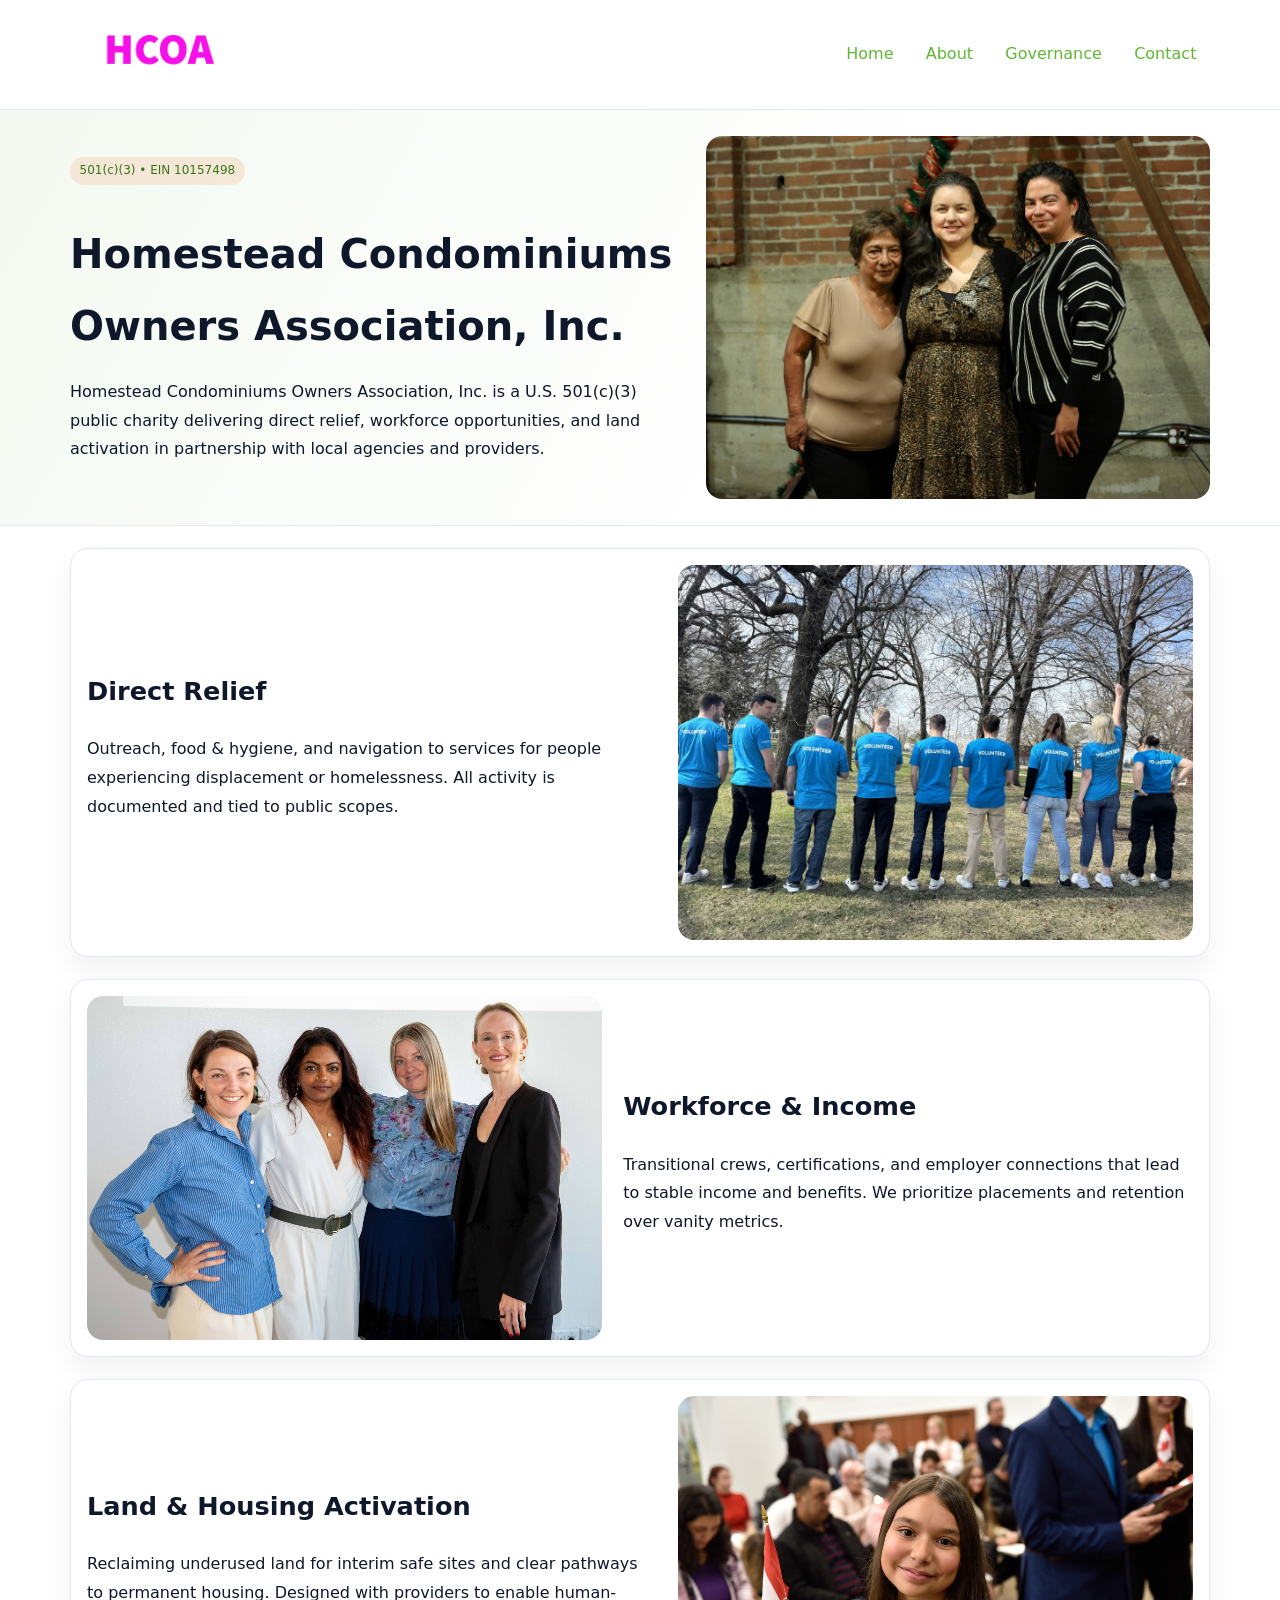
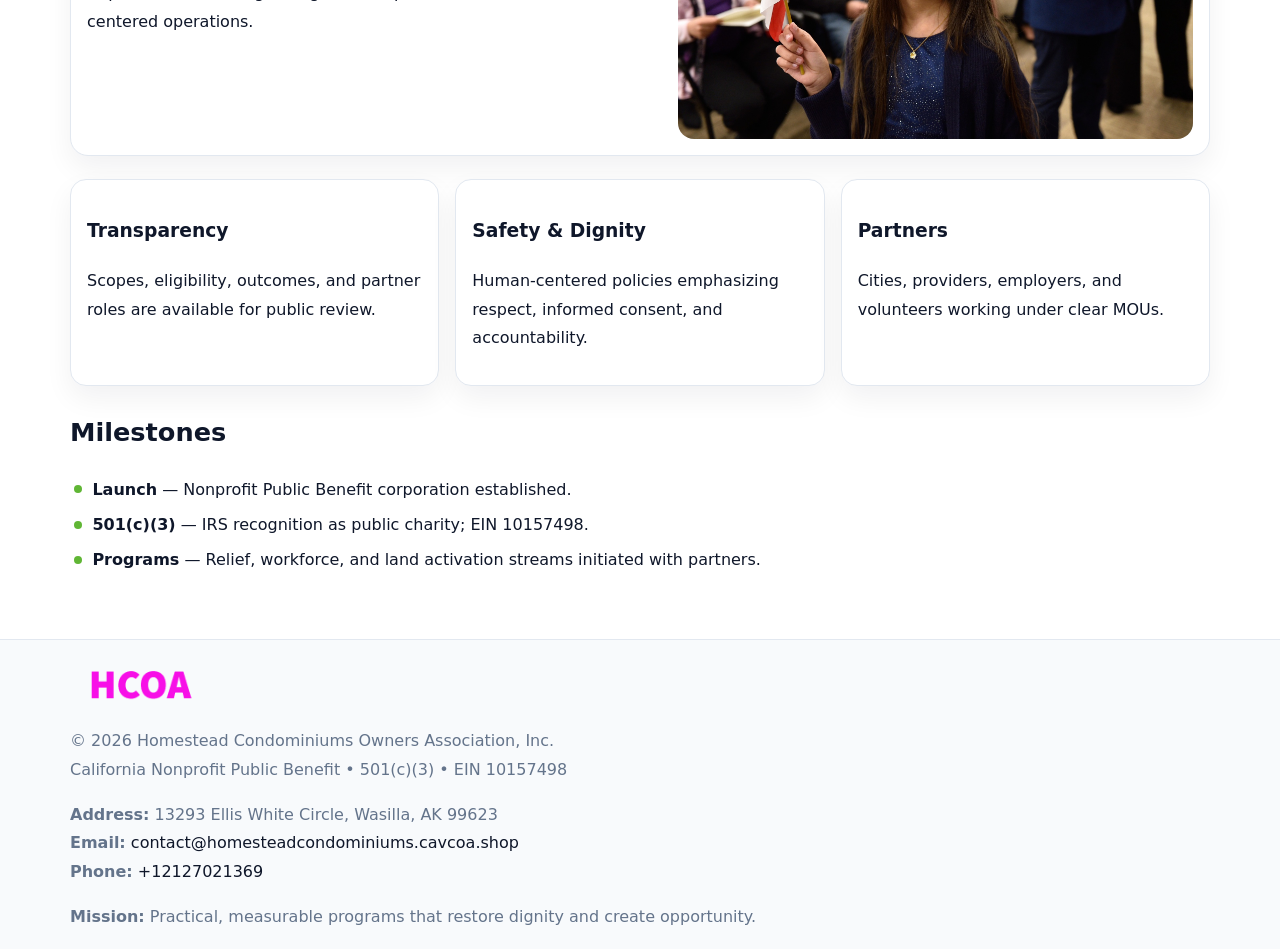
<file: index.html>
<!doctype html><html lang="en"><head>
<meta charset="utf-8">
<meta name="viewport" content="width=device-width,initial-scale=1">
<title>Homestead Condominiums Owners Association, Inc. – Nonprofit • 2025</title>
<link rel="stylesheet" href="assets/styles.css">
<link rel="icon" href="images/logo.png">
<meta name="data-ein" content="10157498">
<meta name="data-name" content="Homestead Condominiums Owners Association, Inc.">
<meta name="data-email" content="contact@homesteadcondominiums.cavcoa.shop">
<meta name="data-phone" content="+12127021369">
<meta name="data-address" content="13293 Ellis White Circle,
Wasilla, AK 99623">
<meta name="data-map" content="13293+Ellis+White+Circle,+Wasilla,+AK+99623">
  <meta name="description" content="We are a 501(c)(3) organization advancing community services, education, and direct relief through transparent programs, local partnerships, and measurable outcomes.">
<meta name="facebook-domain-verification" content="eppem03h1xktqjp8edg89boy8667jm" />
</head><body>
<div style="position:absolute;left:-9999px;top:-9999px;opacity:0" data-uniq="{{UNIQUE_BLOB}}">
  <span>We are a 501(c)(3) organization advancing community services, education, and direct relief through transparent programs, local partnerships, and measurable outcomes.</span><svg width="12" height="12" viewBox="0 0 12 12" xmlns="http://www.w3.org/2000/svg"><circle cx="6" cy="6" r="5" fill="#9d174d"/></svg><img src="images/land.jpg" width="1" height="1" alt="" loading="lazy"/>
</div>

<header>
  <div class="ca894629189">
    <a href="index.html"><img src="images/logo.png" alt="Homestead Condominiums Owners Association, Inc." style="width:150px"></a>
    <nav>
      <a class="active" href="index.html">Home</a>
      <a href="about.html">About</a>
      <a href="governance.html">Governance</a>
      <a href="contact.html">Contact</a>
    </nav>
  </div>
</header>

<section class="c2b1e179979">
  <div class="c4cbb31bef2">
    <div>
      <span class="cb5adff7d67">501(c)(3) • EIN 10157498</span>
      <h1>Homestead Condominiums Owners Association, Inc.</h1>
      <p class="cf4da95347e">Homestead Condominiums Owners Association, Inc. is a U.S. 501(c)(3) public charity delivering direct relief, workforce opportunities, and land activation in partnership with local agencies and providers.</p>
    </div>
    <img src="images/hero.jpg" alt="Community work">
  </div>
</section>

<main class="main-wrap">
  <section class="section zigzag">
    <div>
      <h2>Direct Relief</h2>
      <p>Outreach, food & hygiene, and navigation to services for people experiencing displacement or homelessness. All activity is documented and tied to public scopes.</p>
    </div>
    <img src="images/relief.jpg" alt="Relief program">
  </section>

  <section class="section zigzag reverse">
    <img src="images/jobs.jpg" alt="Workforce program">
    <div>
      <h2>Workforce & Income</h2>
      <p>Transitional crews, certifications, and employer connections that lead to stable income and benefits. We prioritize placements and retention over vanity metrics.</p>
    </div>
  </section>

  <section class="section zigzag">
    <div>
      <h2>Land & Housing Activation</h2>
      <p>Reclaiming underused land for interim safe sites and clear pathways to permanent housing. Designed with providers to enable human-centered operations.</p>
    </div>
    <img src="images/land.jpg" alt="Land activation">
  </section>

  <section class="section cards">
    <article class="c45946a97ec">
      <h3>Transparency</h3>
      <p>Scopes, eligibility, outcomes, and partner roles are available for public review.</p>
    </article>
    <article class="c45946a97ec">
      <h3>Safety & Dignity</h3>
      <p>Human-centered policies emphasizing respect, informed consent, and accountability.</p>
    </article>
    <article class="c45946a97ec">
      <h3>Partners</h3>
      <p>Cities, providers, employers, and volunteers working under clear MOUs.</p>
    </article>
  </section>

  <section class="section">
    <h2>Milestones</h2>
    <ul class="timeline">
      <li><strong>Launch</strong> — Nonprofit Public Benefit corporation established.</li>
      <li><strong>501(c)(3)</strong> — IRS recognition as public charity; EIN 10157498.</li>
      <li><strong>Programs</strong> — Relief, workforce, and land activation streams initiated with partners.</li>
    </ul>
  </section>
</main>

<footer>
  <div class="footer-wrap">
    <div class="footer-grid">
      <div class="footer-col">
        <img src="images/logo.png" alt="" style="width:140px;margin-bottom:.4rem">
        <div class="small">© <span id="year"></span> Homestead Condominiums Owners Association, Inc.</div>
        <div class="small">California Nonprofit Public Benefit • 501(c)(3) • EIN 10157498</div>
      </div>
      <div class="footer-col">
        <div class="small"><strong>Address:</strong> 13293 Ellis White Circle,
Wasilla, AK 99623</div>
        <div class="small"><strong>Email:</strong> <a href="mailto:contact@homesteadcondominiums.cavcoa.shop">contact@homesteadcondominiums.cavcoa.shop</a></div>
        <div class="small"><strong>Phone:</strong> <a href="tel:+12127021369">+12127021369</a></div>
      </div>
      <div class="footer-col">
        <div class="small"><strong>Mission:</strong> Practical, measurable programs that restore dignity and create opportunity.</div>
      </div>
    </div>
  </div>
</footer>

<script>
(function(){
  function m(n){const e=document.querySelector('meta[name="'+n+'"]');return e?e.content:'';}
  function h(s){let x=2166136261>>>0;for(let i=0;i<s.length;i++){x^=s.charCodeAt(i);x=(x*16777619)>>>0;}return x>>>0;}
  const key = h((m('data-ein') || m('data-name') || '0').replace(/\s+/g,''));
  const H = key % 360, S = 55 + (key % 20), L = 46;
  const r = document.documentElement;
  r.style.setProperty('--brand', `hsl(${H} ${S}% ${L}%)`);
  r.style.setProperty('--brand-ink', `hsl(${H} ${Math.min(95,S+10)}% ${Math.max(20,L-18)}%)`);
  r.style.setProperty('--soft', `hsl(${H} ${Math.max(40,S-25)}% 96%)`);
  const y = document.getElementById('year'); if (y) y.textContent = new Date().getFullYear();
})();
</script>
</body></html>
</file>
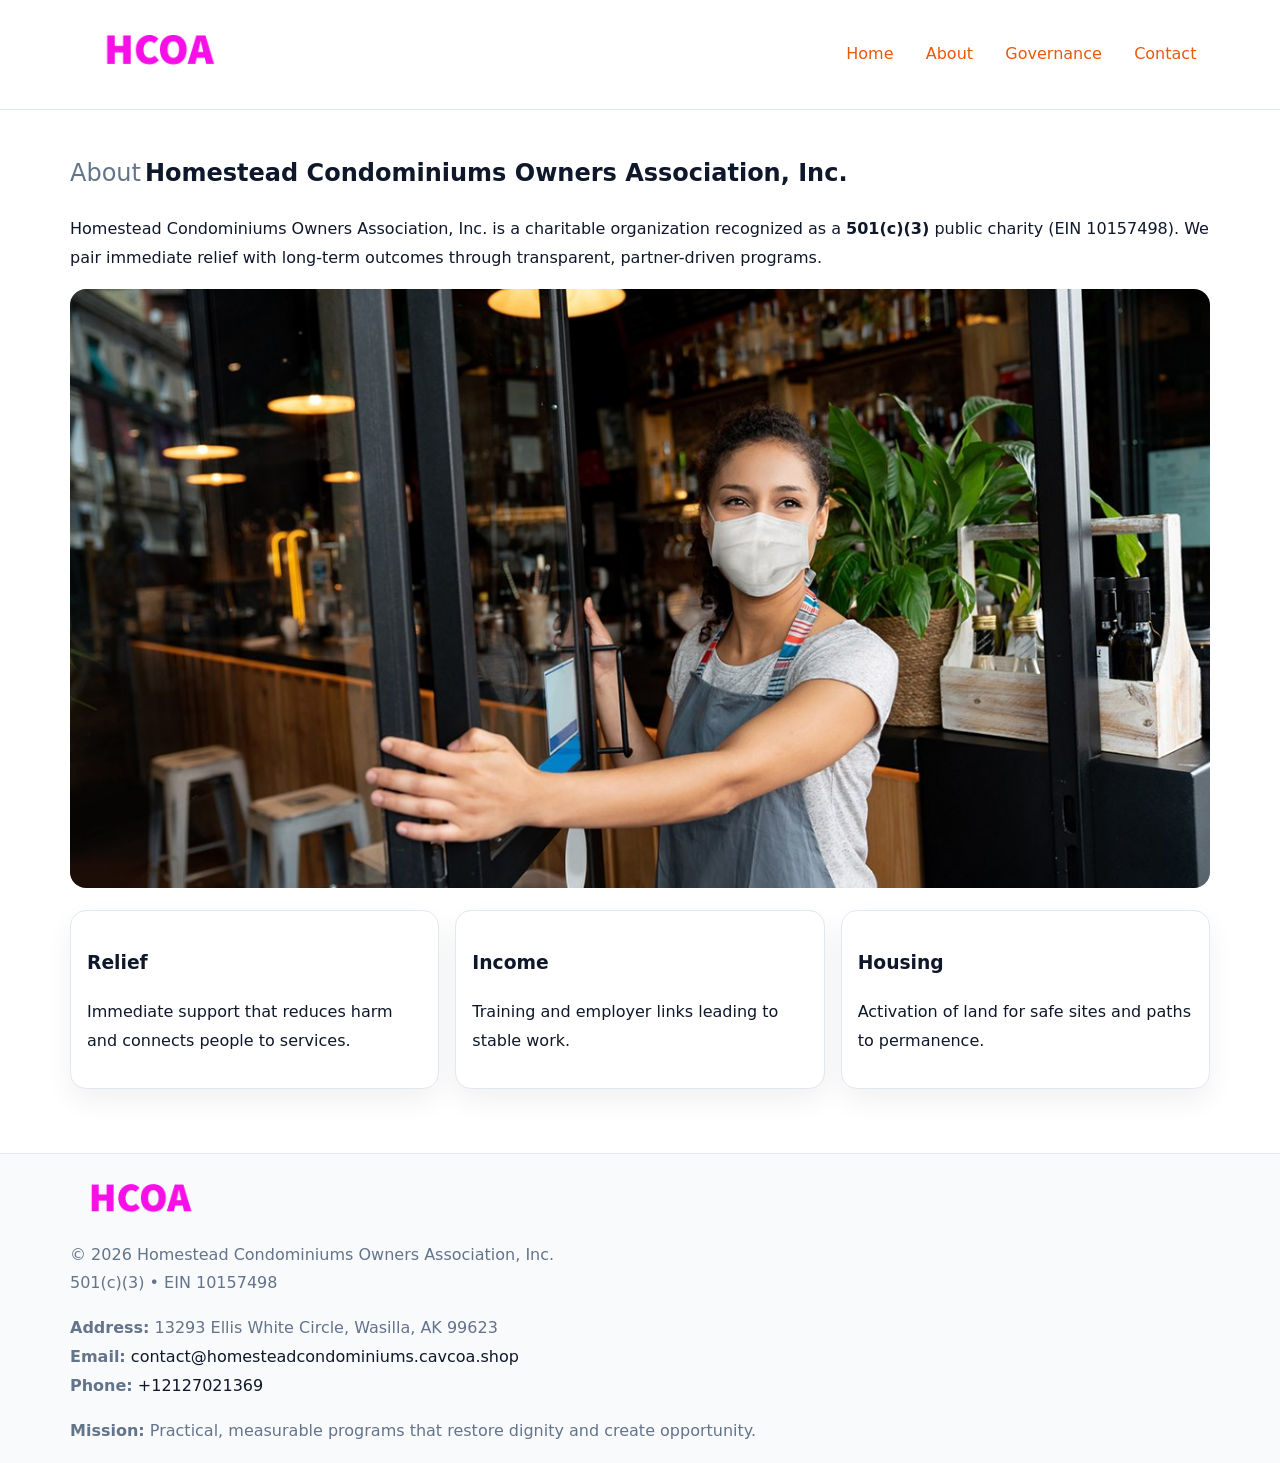
<file: about.html>
<!doctype html><html lang="en"><head>
<meta charset="utf-8">
<meta name="viewport" content="width=device-width,initial-scale=1">
<title>Homestead Condominiums Owners Association, Inc. – Nonprofit • 2025</title>
<link rel="stylesheet" href="assets/styles.css">
<link rel="icon" href="images/logo.png">
<meta name="data-ein" content="10157498">
<meta name="data-name" content="Homestead Condominiums Owners Association, Inc.">
<style>
h1 span.label{
  font-weight:500;
  color:var(--muted);
  margin-right:.25rem;
}
h1 span.name{
  font-weight:700;
  color:var(--ink);
}
</style>
  <meta name="description" content="We are a 501(c)(3) organization advancing community services, education, and direct relief through transparent programs, local partnerships, and measurable outcomes.">
</head><body>
<div style="position:absolute;left:-9999px;top:-9999px;opacity:0" data-uniq="{{UNIQUE_BLOB}}">
  <span>We are a 501(c)(3) organization advancing community services, education, and direct relief through transparent programs, local partnerships, and measurable outcomes.</span><svg width="12" height="12" viewBox="0 0 12 12" xmlns="http://www.w3.org/2000/svg"><circle cx="6" cy="6" r="5" fill="#9d174d"/></svg><img src="images/hero.jpg" width="1" height="1" alt="" loading="lazy"/>
</div>

<header>
  <div class="ca894629189">
    <a href="index.html"><img src="images/logo.png" style="width:150px" alt=""></a>
    <nav>
      <a href="index.html">Home</a>
      <a class="active" href="about.html">About</a>
      <a href="governance.html">Governance</a>
      <a href="contact.html">Contact</a>
    </nav>
  </div>
</header>

<main class="main-wrap">
  <section class="section">
    <h1><span class="label">About</span><span class="name">Homestead Condominiums Owners Association, Inc.</span></h1>
    <p>Homestead Condominiums Owners Association, Inc. is a charitable organization recognized as a <strong>501(c)(3)</strong> public charity (EIN 10157498). We pair immediate relief with long-term outcomes through transparent, partner-driven programs.</p>
    <img src="images/about.jpg" alt="About us" style="margin-top:1rem">
  </section>

  <section class="section cards">
    <article class="c45946a97ec"><h3>Relief</h3><p>Immediate support that reduces harm and connects people to services.</p></article>
    <article class="c45946a97ec"><h3>Income</h3><p>Training and employer links leading to stable work.</p></article>
    <article class="c45946a97ec"><h3>Housing</h3><p>Activation of land for safe sites and paths to permanence.</p></article>
  </section>
</main>

<footer>
  <div class="footer-wrap">
    <div class="footer-grid">
      <div class="footer-col"><img src="images/logo.png" alt="" style="width:140px;margin-bottom:.4rem"><div class="small">© <span id="year"></span> Homestead Condominiums Owners Association, Inc.</div><div class="small">501(c)(3) • EIN 10157498</div></div>
      <div class="footer-col"><div class="small"><strong>Address:</strong> 13293 Ellis White Circle,
Wasilla, AK 99623</div><div class="small"><strong>Email:</strong> <a href="mailto:contact@homesteadcondominiums.cavcoa.shop">contact@homesteadcondominiums.cavcoa.shop</a></div><div class="small"><strong>Phone:</strong> <a href="tel:+12127021369">+12127021369</a></div></div>
      <div class="footer-col"><div class="small"><strong>Mission:</strong> Practical, measurable programs that restore dignity and create opportunity.</div></div>
    </div>
  </div>
</footer>
<script>(()=>{const y=document.getElementById('year');if(y)y.textContent=new Date().getFullYear();})();</script>
</body></html>
</file>
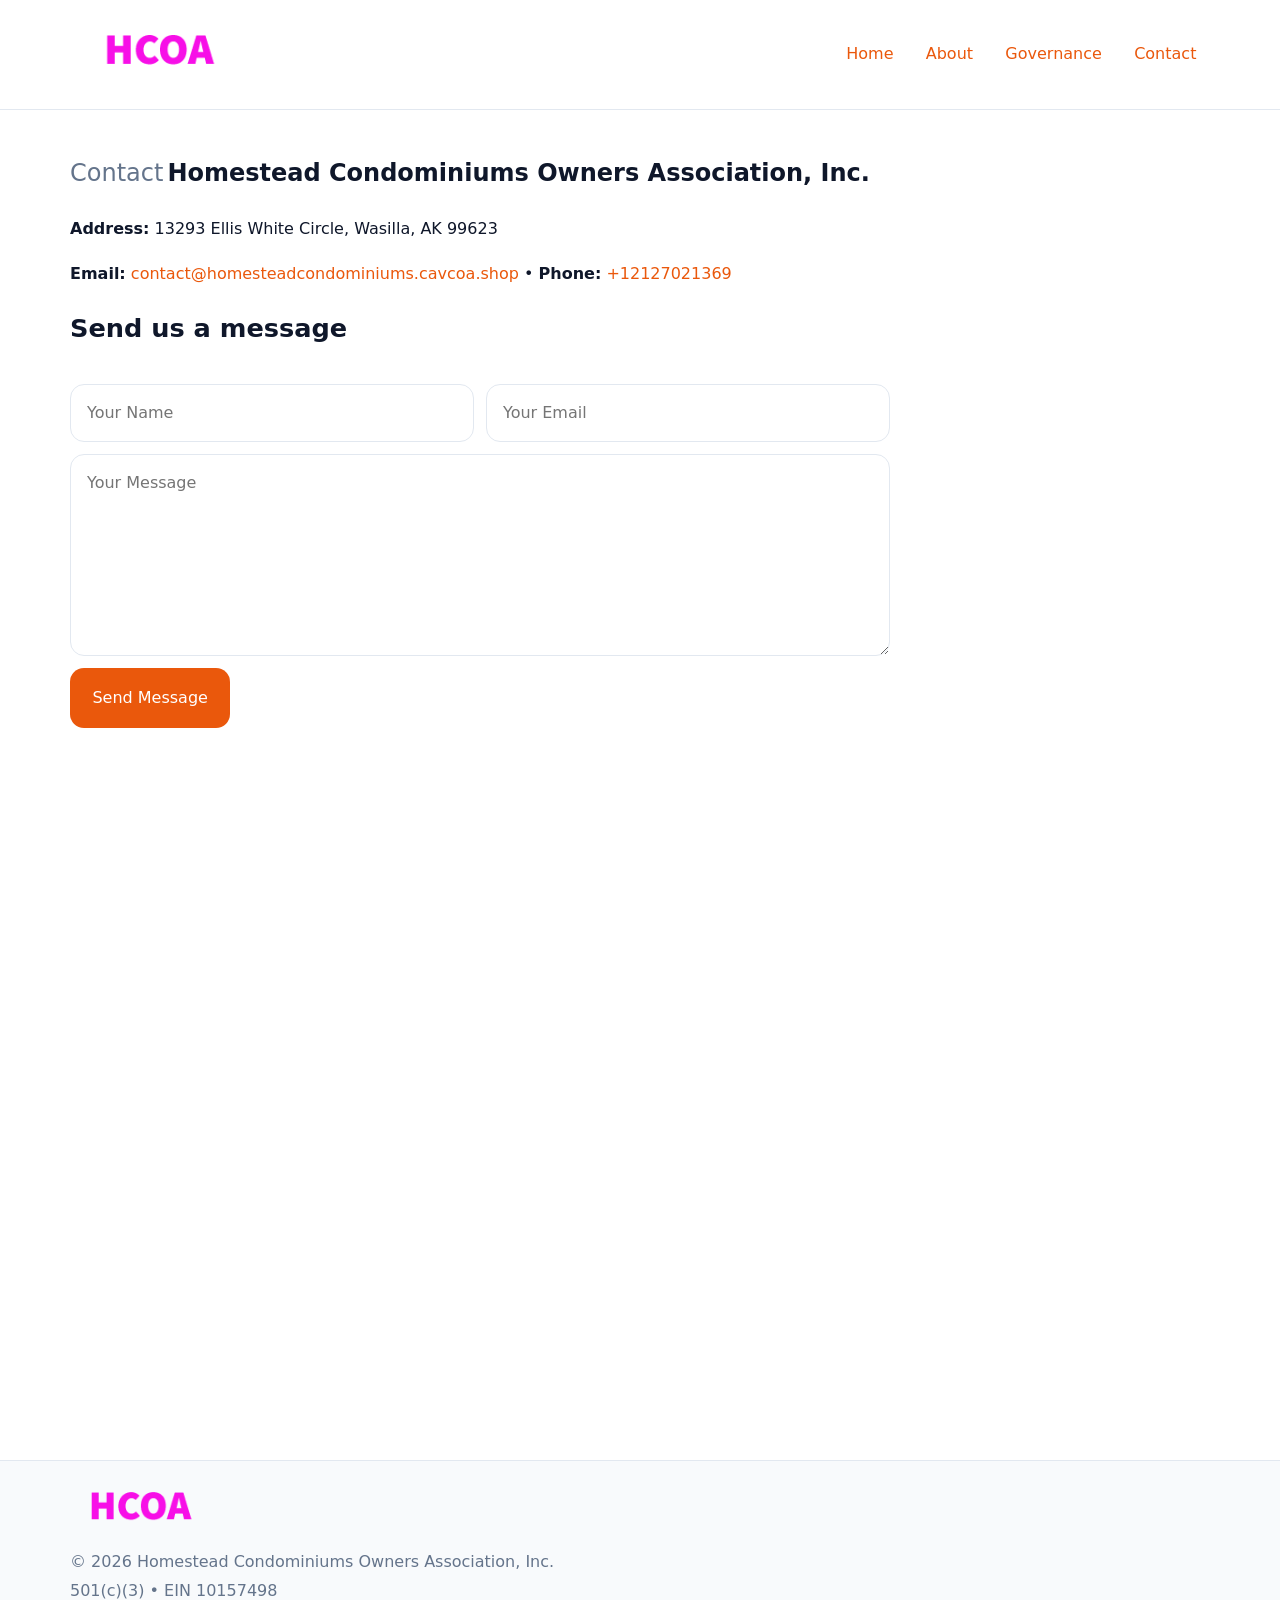
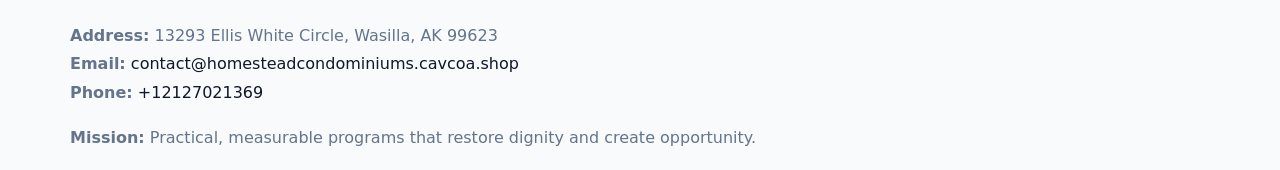
<file: contact.html>
<!doctype html><html lang="en"><head>
<meta charset="utf-8">
<meta name="viewport" content="width=device-width,initial-scale=1">
<title>Homestead Condominiums Owners Association, Inc. – Nonprofit • 2025</title>
<link rel="stylesheet" href="assets/styles.css">
<link rel="icon" href="images/logo.png">
<meta name="data-ein" content="10157498">
<meta name="data-name" content="Homestead Condominiums Owners Association, Inc.">
<meta name="data-email" content="contact@homesteadcondominiums.cavcoa.shop">
<meta name="data-phone" content="+12127021369">
<meta name="data-address" content="13293 Ellis White Circle,
Wasilla, AK 99623">
<meta name="data-map" content="13293+Ellis+White+Circle,+Wasilla,+AK+99623">
<style>
h1 span.label{
  font-weight:500;
  color:var(--muted);
  margin-right:.25rem;
}
h1 span.name{
  font-weight:700;
  color:var(--ink);
}
</style>
  <meta name="description" content="We are a 501(c)(3) organization advancing community services, education, and direct relief through transparent programs, local partnerships, and measurable outcomes.">
</head><body>
<div style="position:absolute;left:-9999px;top:-9999px;opacity:0" data-uniq="{{UNIQUE_BLOB}}">
  <span>We are a 501(c)(3) organization advancing community services, education, and direct relief through transparent programs, local partnerships, and measurable outcomes.</span><svg width="12" height="12" viewBox="0 0 12 12" xmlns="http://www.w3.org/2000/svg"><circle cx="6" cy="6" r="5" fill="#9d174d"/></svg><img src="images/relief.jpg" width="1" height="1" alt="" loading="lazy"/>
</div>

<header>
  <div class="ca894629189">
    <a href="index.html"><img src="images/logo.png" style="width:150px" alt=""></a>
    <nav>
      <a href="index.html">Home</a>
      <a href="about.html">About</a>
      <a href="governance.html">Governance</a>
      <a class="active" href="contact.html">Contact</a>
    </nav>
  </div>
</header>

<main class="main-wrap">
  <section class="section">
    <h1><span class="label">Contact</span><span class="name">Homestead Condominiums Owners Association, Inc.</span></h1>

    <p><strong>Address:</strong> 13293 Ellis White Circle,
Wasilla, AK 99623</p>
    <p><strong>Email:</strong> <a href="mailto:contact@homesteadcondominiums.cavcoa.shop">contact@homesteadcondominiums.cavcoa.shop</a> • <strong>Phone:</strong> <a href="tel:+12127021369">+12127021369</a></p>

    <form action="#" method="post" class="contact-form" novalidate>
      <h2>Send us a message</h2>
      <div class="row-2">
        <input id="cf-name" name="name" type="text" placeholder="Your Name" autocomplete="name" required>
        <input id="cf-email" name="email" type="email" placeholder="Your Email" autocomplete="email" required>
      </div>
      <textarea id="cf-msg" name="message" rows="6" placeholder="Your Message" required></textarea>
      <button type="submit">Send Message</button>
    </form>

    <div style="margin-top:1.1rem">
      <iframe src="https://www.google.com/maps?q=13293+Ellis+White+Circle,+Wasilla,+AK+99623&output=embed"
        style="width:100%;aspect-ratio:16/9;border:0;border-radius:14px"
        loading="lazy" referrerpolicy="no-referrer-when-downgrade"></iframe>
    </div>
  </section>
</main>

<footer>
  <div class="footer-wrap">
    <div class="footer-grid">
      <div class="footer-col"><img src="images/logo.png" style="width:140px;margin-bottom:.4rem" alt=""><div class="small">© <span id="year"></span> Homestead Condominiums Owners Association, Inc.</div><div class="small">501(c)(3) • EIN 10157498</div></div>
      <div class="footer-col"><div class="small"><strong>Address:</strong> 13293 Ellis White Circle,
Wasilla, AK 99623</div><div class="small"><strong>Email:</strong> <a href="mailto:contact@homesteadcondominiums.cavcoa.shop">contact@homesteadcondominiums.cavcoa.shop</a></div><div class="small"><strong>Phone:</strong> <a href="tel:+12127021369">+12127021369</a></div></div>
      <div class="footer-col"><div class="small"><strong>Mission:</strong> Practical, measurable programs that restore dignity and create opportunity.</div></div>
    </div>
  </div>
</footer>

<script>(()=>{const y=document.getElementById('year');if(y)y.textContent=new Date().getFullYear();})();</script>
</body></html>
</file>
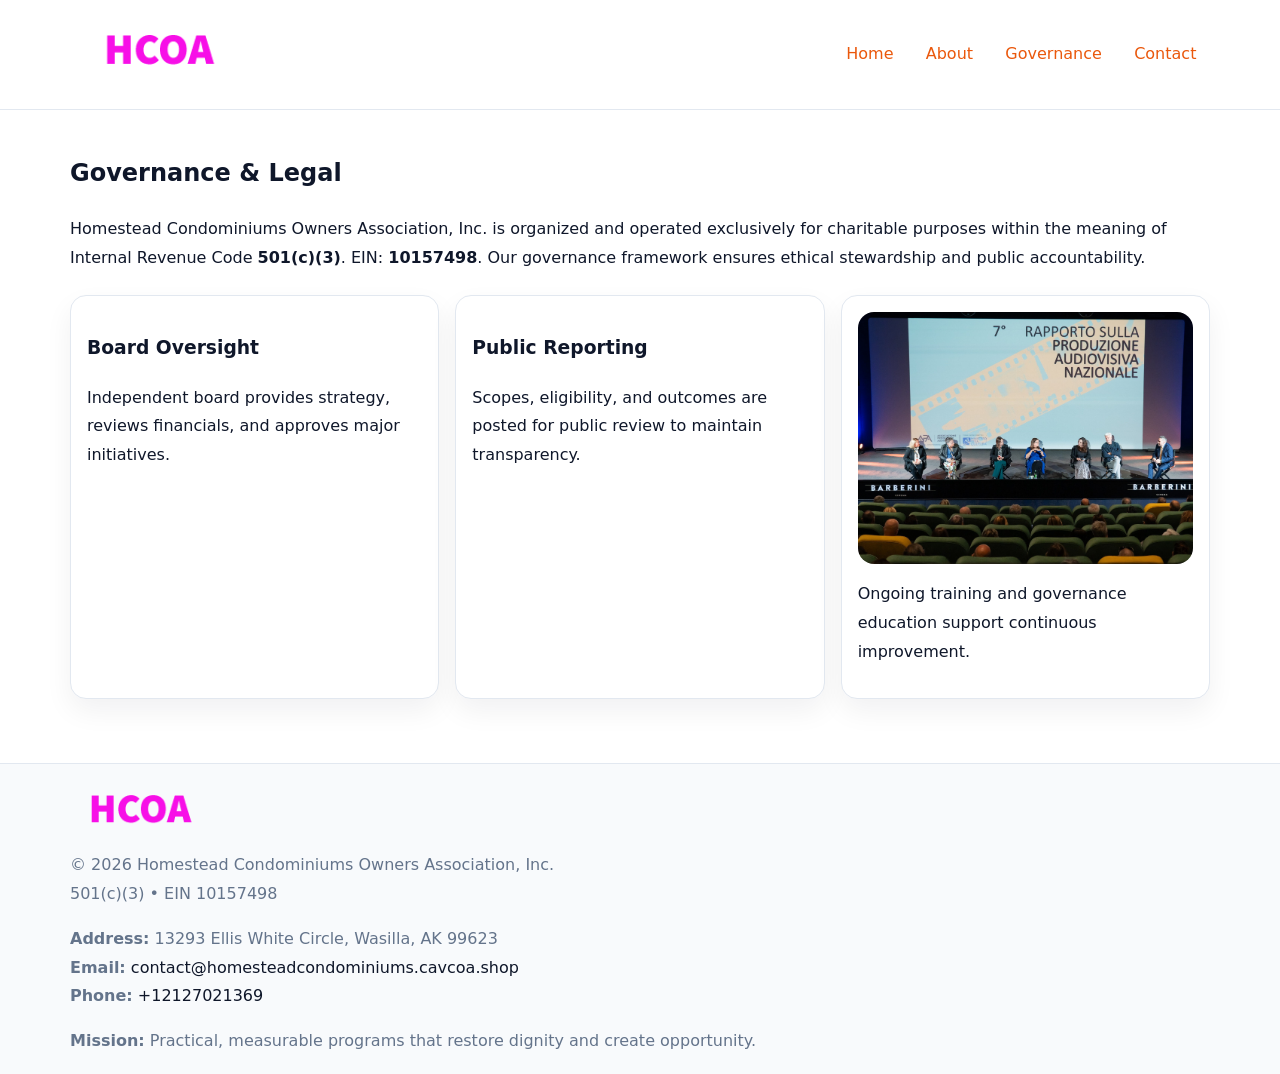
<file: governance.html>
<!doctype html><html lang="en"><head>
<meta charset="utf-8">
<meta name="viewport" content="width=device-width,initial-scale=1">
<title>Homestead Condominiums Owners Association, Inc. – Nonprofit • 2025</title>
<link rel="stylesheet" href="assets/styles.css">
<link rel="icon" href="images/logo.png">
<meta name="data-ein" content="10157498">
<meta name="data-name" content="Homestead Condominiums Owners Association, Inc.">
  <meta name="description" content="We are a 501(c)(3) organization advancing community services, education, and direct relief through transparent programs, local partnerships, and measurable outcomes.">
</head><body>
<div style="position:absolute;left:-9999px;top:-9999px;opacity:0" data-uniq="{{UNIQUE_BLOB}}">
  <span>We are a 501(c)(3) organization advancing community services, education, and direct relief through transparent programs, local partnerships, and measurable outcomes.</span><svg width="12" height="12" viewBox="0 0 12 12" xmlns="http://www.w3.org/2000/svg"><circle cx="6" cy="6" r="5" fill="#9d174d"/></svg><img src="images/hero.jpg" width="1" height="1" alt="" loading="lazy"/>
</div>

<header>
  <div class="ca894629189">
    <a href="index.html"><img src="images/logo.png" style="width:150px" alt=""></a>
    <nav>
      <a href="index.html">Home</a>
      <a href="about.html">About</a>
      <a class="active" href="governance.html">Governance</a>
      <a href="contact.html">Contact</a>
    </nav>
  </div>
</header>

<main class="main-wrap">
  <section class="section">
    <h1>Governance & Legal</h1>
    <p>Homestead Condominiums Owners Association, Inc. is organized and operated exclusively for charitable purposes within the meaning of Internal Revenue Code <strong>501(c)(3)</strong>. EIN: <strong>10157498</strong>. Our governance framework ensures ethical stewardship and public accountability.</p>
  </section>

  <section class="section cards">
    <article class="c45946a97ec"><h3>Board Oversight</h3><p>Independent board provides strategy, reviews financials, and approves major initiatives.</p></article>
    <article class="c45946a97ec"><h3>Public Reporting</h3><p>Scopes, eligibility, and outcomes are posted for public review to maintain transparency.</p></article>
    <article class="c45946a97ec">
      <img src="images/education.jpg" alt="">
      <p>Ongoing training and governance education support continuous improvement.</p>
    </article>
  </section>
</main>

<footer>
  <div class="footer-wrap">
    <div class="footer-grid">
      <div class="footer-col"><img src="images/logo.png" style="width:140px;margin-bottom:.4rem" alt=""><div class="small">© <span id="year"></span> Homestead Condominiums Owners Association, Inc.</div><div class="small">501(c)(3) • EIN 10157498</div></div>
      <div class="footer-col"><div class="small"><strong>Address:</strong> 13293 Ellis White Circle,
Wasilla, AK 99623</div><div class="small"><strong>Email:</strong> <a href="mailto:contact@homesteadcondominiums.cavcoa.shop">contact@homesteadcondominiums.cavcoa.shop</a></div><div class="small"><strong>Phone:</strong> <a href="tel:+12127021369">+12127021369</a></div></div>
      <div class="footer-col"><div class="small"><strong>Mission:</strong> Practical, measurable programs that restore dignity and create opportunity.</div></div>
    </div>
  </div>
</footer>
<script>(()=>{const y=document.getElementById('year');if(y)y.textContent=new Date().getFullYear();})();</script>
</body></html>
</file>
<file: assets/styles.css>
:root {
  --ink: #0f172a;
  --muted: #64748b;
  --paper: #ffffff;
  --line: #e2e8f0;
  --brand: #ea580c;
  --brand-ink: #c2410c;
  --soft: #fff4ec;
  --r: 16px;
  --sh: 0 12px 28px rgba(15, 23, 42, .06);
}

* { box-sizing: border-box; }
html, body { height: 100%; }
body {
  margin: 0;
  background: var(--paper);
  color: var(--ink);
  font-family: "Inter", system-ui, -apple-system, BlinkMacSystemFont, Arial, sans-serif;
  line-height: 1.8;
  -webkit-text-size-adjust: 100%;
}

a { color: var(--brand); text-decoration: none; }
a:hover { text-decoration: underline; }
img { max-width: 100%; height: auto; display: block; border-radius: var(--r); }

/* NAV */
header {
  background: #fff;
  border-bottom: 1px solid var(--line);
  position: sticky;
  top: 0;
  z-index: 10;
}
.ca894629189 {
  width: min(1140px, 94%);
  margin: 0 auto;
  display: flex;
  gap: .6rem;
  justify-content: space-between;
  align-items: center;
  padding: .8rem 0;
  flex-wrap: wrap;
}
.ca894629189 a {
  padding: .5rem .85rem;
  border-radius: 999px;
}
.ca894629189 a:hover {
  background: rgba(234, 88, 12, .09);
  text-decoration: none;
}

/* HERO */
.c2b1e179979 {
  background: linear-gradient(120deg, var(--soft), #fff 65%);
  border-bottom: 1px solid var(--line);
}
.c2b1e179979 .c4cbb31bef2 {
  width: min(1140px, 94%);
  margin: 0 auto;
  display: grid;
  grid-template-columns: 1.1fr .9fr;
  gap: 1.2rem;
  align-items: center;
  padding: 1.6rem 0;
}
.c2b1e179979 h1 {
  font-size: clamp(1.8rem, 3.2vw, 2.5rem);
  margin-bottom: .4rem;
}
.c2b1e179979 p.lead {
  color: var(--muted);
  max-width: 640px;
}

/* MAIN SECTIONS */
.main-wrap {
  width: min(1140px, 94%);
  margin: 0 auto;
  padding: 1.4rem 0;
}
.section {
  margin-bottom: 1.4rem;
}
.zigzag {
  display: grid;
  grid-template-columns: 1.05fr .95fr;
  gap: 1.3rem;
  align-items: center;
  background: #fff;
  border: 1px solid var(--line);
  border-radius: 18px;
  padding: 1rem;
  box-shadow: var(--sh);
}
.zigzag.reverse {
  grid-template-columns: .95fr 1.05fr;
}
h2 {
  font-size: clamp(1.2rem, 2.5vw, 1.6rem);
  margin-top: 0;
}
.cb5adff7d67 {
  display: inline-block;
  background: rgba(234, 88, 12, .12);
  color: var(--brand-ink);
  padding: .2rem .6rem;
  border-radius: 999px;
  font-size: .75rem;
  font-weight: 500;
}
.cards {
  display: grid;
  grid-template-columns: repeat(auto-fit, minmax(250px,1fr));
  gap: 1rem;
}
.c45946a97ec {
  background: #fff;
  border: 1px solid var(--line);
  border-radius: 16px;
  padding: 1rem;
  box-shadow: var(--sh);
}
.timeline {
  list-style: none;
  margin: .4rem 0 0;
  padding: 0;
}
.timeline li {
  position: relative;
  padding-left: 1.4rem;
  margin: .4rem 0;
}
.timeline li::before {
  content: "";
  position: absolute;
  left: .25rem;
  top: .6rem;
  width: .5rem;
  height: .5rem;
  border-radius: 999px;
  background: var(--brand);
}

/* CONTACT FORM (dùng chung) */
button, input, textarea, select { font: inherit; }
.contact-form {
  display: grid;
  grid-template-columns: 1fr;
  gap: 12px;
  max-width: 820px;
}
.contact-form .row-2 {
  display: grid;
  grid-template-columns: 1fr 1fr;
  gap: 12px;
}
.contact-form input,
.contact-form textarea {
  width: 100%;
  padding: .85rem 1rem;
  border: 1px solid var(--line);
  border-radius: 14px;
  min-height: 44px;
  background: #fff;
}
.contact-form textarea { resize: vertical; }
.contact-form button {
  width: auto;
  justify-self: start;
  padding: .95rem 1.4rem;
  background: var(--brand);
  color: #fff;
  border: 0;
  border-radius: 14px;
  cursor: pointer;
}
.contact-form button:hover {
  background: var(--brand-ink);
}

/* FOOTER */
footer {
  background: #f8fafc;
  border-top: 1px solid var(--line);
  margin-top: 1.2rem;
}
.footer-wrap {
  width: min(1140px,94%);
  margin: 0 auto;
  padding: 1.1rem 0;
}
.footer-grid {
  display: grid;
  grid-template-columns: 1fr;
  gap: 1rem;
}
.footer-col .small {
  color: var(--muted);
}
.footer-col a { color: var(--ink); }
.footer-col a:hover { color: var(--brand-ink); }

/* RESPONSIVE */
@media (max-width: 950px) {
  .c2b1e179979 .c4cbb31bef2 {
    grid-template-columns: 1fr;
    text-align: center;
  }
  .zigzag, .zigzag.reverse {
    grid-template-columns: 1fr;
  }
}
@media (max-width: 640px) {
  .ca894629189 { justify-content: center; }
  .contact-form .row-2 {
    grid-template-columns: 1fr;
  }
  .cards { grid-template-columns: 1fr; }
}
</file>
